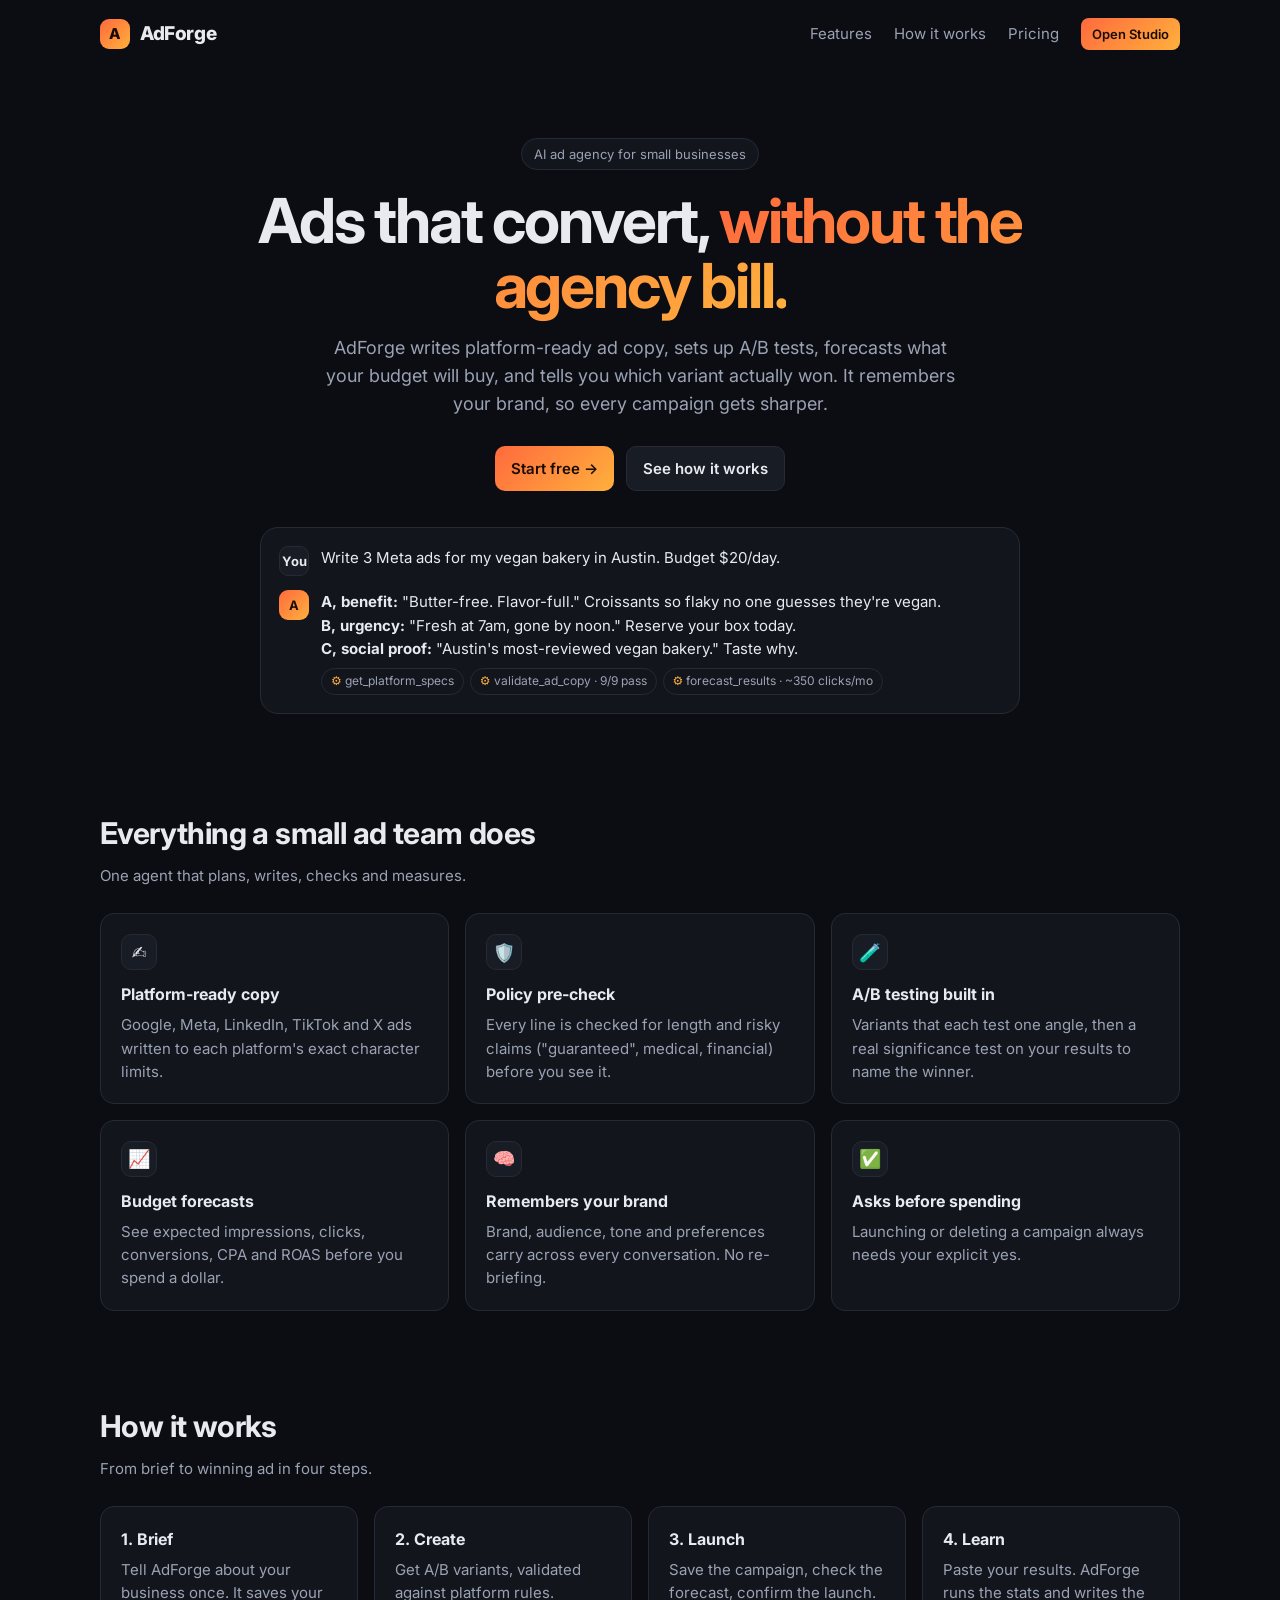
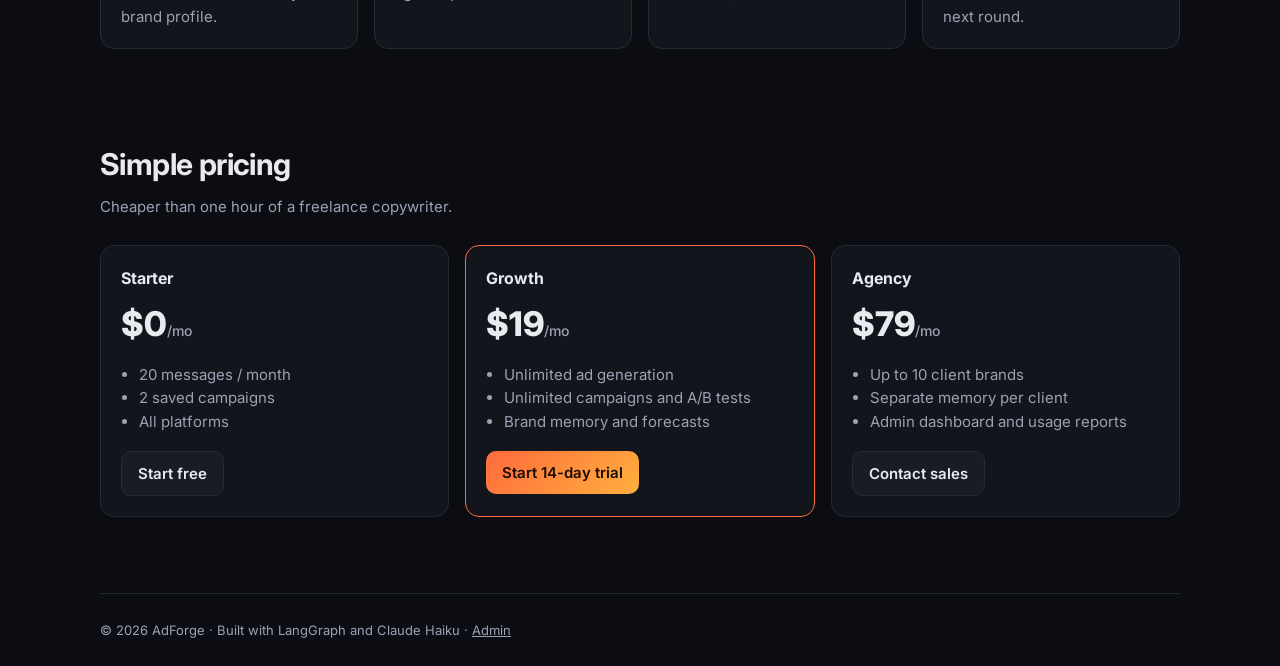
<file: web/index.html>
<!doctype html>
<html lang="en">
<head>
<meta charset="utf-8"><meta name="viewport" content="width=device-width,initial-scale=1">
<title>AdForge — your AI ad agency</title>
<meta name="description" content="AdForge writes ad copy, builds A/B tests, forecasts budgets and reads your results, for small businesses.">
<link rel="preconnect" href="https://fonts.googleapis.com"><link href="https://fonts.googleapis.com/css2?family=Inter:wght@400;500;600;700;800&display=swap" rel="stylesheet">
<link rel="stylesheet" href="assets/style.css">
</head>
<body>
<div class="container">
  <nav class="nav">
    <a class="logo" href="/"><i>A</i>AdForge</a>
    <div class="nav-links">
      <a href="#features">Features</a><a href="#how">How it works</a><a href="#pricing">Pricing</a>
      <a class="btn primary sm" href="studio.html">Open Studio</a>
    </div>
  </nav>

  <header class="hero">
    <span class="pill">AI ad agency for small businesses</span>
    <h1>Ads that convert, <span>without the agency bill.</span></h1>
    <p class="lead">AdForge writes platform-ready ad copy, sets up A/B tests, forecasts what your budget will buy, and tells you which variant actually won. It remembers your brand, so every campaign gets sharper.</p>
    <div class="cta-row">
      <a class="btn primary" href="studio.html">Start free →</a>
      <a class="btn" href="#how">See how it works</a>
    </div>
    <div class="demo">
      <div class="msg user"><div class="av">You</div><div class="bubble">Write 3 Meta ads for my vegan bakery in Austin. Budget $20/day.</div></div>
      <div style="height:14px"></div>
      <div class="msg bot"><div class="av">A</div><div class="bubble">
        <b>A, benefit:</b> "Butter-free. Flavor-full." Croissants so flaky no one guesses they're vegan.<br>
        <b>B, urgency:</b> "Fresh at 7am, gone by noon." Reserve your box today.<br>
        <b>C, social proof:</b> "Austin's most-reviewed vegan bakery." Taste why.
        <div class="chips"><span class="chip tool">get_platform_specs</span><span class="chip tool">validate_ad_copy · 9/9 pass</span><span class="chip tool">forecast_results · ~350 clicks/mo</span></div>
      </div></div>
    </div>
  </header>

  <section id="features">
    <h2>Everything a small ad team does</h2>
    <p class="sub">One agent that plans, writes, checks and measures.</p>
    <div class="grid g3">
      <div class="card"><div class="ico">✍️</div><h3>Platform-ready copy</h3><p>Google, Meta, LinkedIn, TikTok and X ads written to each platform's exact character limits.</p></div>
      <div class="card"><div class="ico">🛡️</div><h3>Policy pre-check</h3><p>Every line is checked for length and risky claims ("guaranteed", medical, financial) before you see it.</p></div>
      <div class="card"><div class="ico">🧪</div><h3>A/B testing built in</h3><p>Variants that each test one angle, then a real significance test on your results to name the winner.</p></div>
      <div class="card"><div class="ico">📈</div><h3>Budget forecasts</h3><p>See expected impressions, clicks, conversions, CPA and ROAS before you spend a dollar.</p></div>
      <div class="card"><div class="ico">🧠</div><h3>Remembers your brand</h3><p>Brand, audience, tone and preferences carry across every conversation. No re-briefing.</p></div>
      <div class="card"><div class="ico">✅</div><h3>Asks before spending</h3><p>Launching or deleting a campaign always needs your explicit yes.</p></div>
    </div>
  </section>

  <section id="how">
    <h2>How it works</h2>
    <p class="sub">From brief to winning ad in four steps.</p>
    <div class="grid g4">
      <div class="card"><h3>1. Brief</h3><p>Tell AdForge about your business once. It saves your brand profile.</p></div>
      <div class="card"><h3>2. Create</h3><p>Get A/B variants, validated against platform rules.</p></div>
      <div class="card"><h3>3. Launch</h3><p>Save the campaign, check the forecast, confirm the launch.</p></div>
      <div class="card"><h3>4. Learn</h3><p>Paste your results. AdForge runs the stats and writes the next round.</p></div>
    </div>
  </section>

  <section id="pricing">
    <h2>Simple pricing</h2>
    <p class="sub">Cheaper than one hour of a freelance copywriter.</p>
    <div class="grid g3">
      <div class="card"><h3>Starter</h3><div class="price">$0<small>/mo</small></div><ul><li>20 messages / month</li><li>2 saved campaigns</li><li>All platforms</li></ul><a class="btn" href="studio.html">Start free</a></div>
      <div class="card feat"><h3>Growth</h3><div class="price">$19<small>/mo</small></div><ul><li>Unlimited ad generation</li><li>Unlimited campaigns and A/B tests</li><li>Brand memory and forecasts</li></ul><a class="btn primary" href="studio.html">Start 14-day trial</a></div>
      <div class="card"><h3>Agency</h3><div class="price">$79<small>/mo</small></div><ul><li>Up to 10 client brands</li><li>Separate memory per client</li><li>Admin dashboard and usage reports</li></ul><a class="btn" href="mailto:hello@adforge.example">Contact sales</a></div>
    </div>
  </section>

  <footer class="footer">© 2026 AdForge · Built with LangGraph and Claude Haiku · <a href="admin.html">Admin</a></footer>
</div>
</body>
</html>
</file>
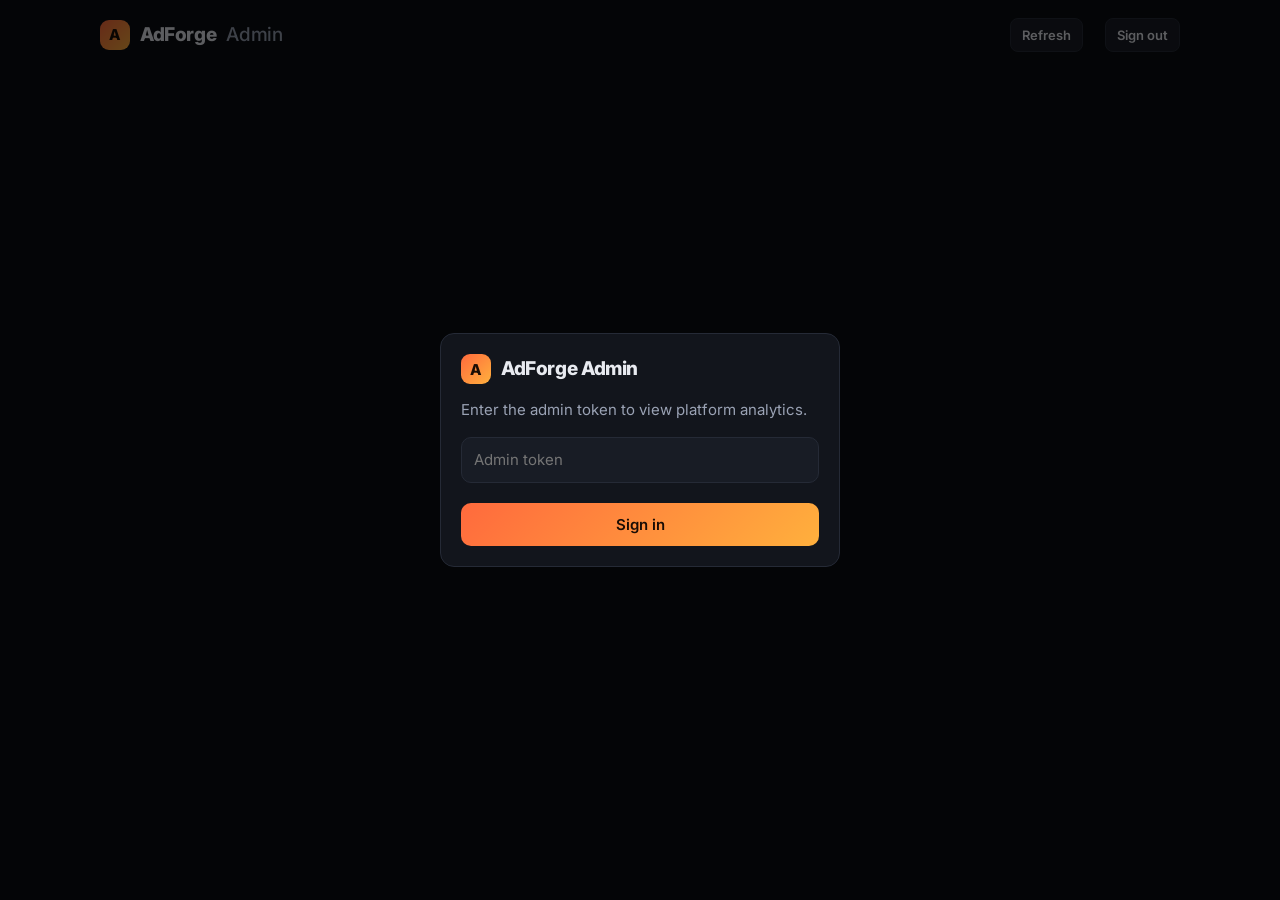
<file: web/admin.html>
<!doctype html>
<html lang="en">
<head>
<meta charset="utf-8"><meta name="viewport" content="width=device-width,initial-scale=1">
<title>AdForge Admin</title>
<link rel="preconnect" href="https://fonts.googleapis.com"><link href="https://fonts.googleapis.com/css2?family=Inter:wght@400;500;600;700;800&display=swap" rel="stylesheet">
<link rel="stylesheet" href="assets/style.css">
<script src="assets/config.js"></script>
</head>
<body>
<div class="container">
  <nav class="nav">
    <a class="logo" href="index.html"><i>A</i>AdForge <span class="muted" style="font-weight:500">Admin</span></a>
    <div class="nav-links"><span class="muted small" id="updated"></span><button class="btn sm" id="reload">Refresh</button><button class="btn sm" id="logout">Sign out</button></div>
  </nav>

  <div id="dash" style="display:none">
    <div class="grid g4" id="kpis"></div>
    <div style="height:16px"></div>
    <div class="grid g2">
      <div class="card"><div class="label">Messages per day (14 days)</div><div class="bars" id="daily"></div><div style="height:22px"></div></div>
      <div class="card"><div class="label">Tool usage</div><div id="tools"></div></div>
    </div>
    <div style="height:16px"></div>
    <div class="grid g2">
      <div class="card"><div class="label">Users</div><div class="scroll"><table class="t" id="users"></table></div></div>
      <div class="card"><div class="label">Campaigns (all users)</div><div class="scroll"><table class="t" id="camps"></table></div></div>
    </div>
    <div style="height:16px"></div>
    <div class="card"><div class="label">Recent conversations</div><div class="scroll"><table class="t" id="recent"></table></div></div>
    <div style="height:16px"></div>
    <div class="card" id="detail" style="display:none"></div>
  </div>
</div>

<div class="modal" id="login" style="display:none">
  <form class="card" id="loginForm">
    <a class="logo"><i>A</i>AdForge Admin</a>
    <p style="margin:14px 0 16px">Enter the admin token to view platform analytics.</p>
    <input class="field" id="tok" type="password" placeholder="Admin token" required autocomplete="current-password">
    <p class="small" id="err" style="color:var(--bad);margin:8px 0 0"></p>
    <div style="height:12px"></div>
    <button class="btn primary" style="width:100%;justify-content:center">Sign in</button>
  </form>
</div>

<script>
const API = window.ADFORGE_API;
const $ = (s) => document.querySelector(s);
const esc = (s) => String(s ?? "").replace(/[&<>"']/g, c => ({"&":"&amp;","<":"&lt;",">":"&gt;",'"':"&quot;","'":"&#39;"}[c]));
const fmt = (n) => Number(n || 0).toLocaleString();
const ago = (iso) => { const s = (Date.now() - new Date(iso)) / 1000; return s < 60 ? "just now" : s < 3600 ? Math.round(s/60) + "m ago" : s < 86400 ? Math.round(s/3600) + "h ago" : Math.round(s/86400) + "d ago"; };
let TOKEN = sessionStorage.getItem("adforge_admin");

async function get(path){
  const r = await fetch(API + path, { headers: { "X-Admin-Token": TOKEN } });
  if (r.status === 401) throw new Error("auth");
  return r.json();
}

async function load(){
  let d;
  try { d = await get("/admin/overview"); }
  catch (e) { sessionStorage.removeItem("adforge_admin"); $("#err").textContent = e.message === "auth" ? "Wrong token." : "Can't reach the API."; $("#login").style.display = "grid"; return; }
  $("#login").style.display = "none"; $("#dash").style.display = "block";
  $("#updated").textContent = "Updated " + new Date().toLocaleTimeString();
  const k = d.kpis;
  const kp = [["Users", fmt(k.users)], ["Conversations", fmt(k.threads)], ["Messages", fmt(k.messages)], ["Campaigns", `${fmt(k.campaigns)} <small class="muted" style="font-size:13px">(${k.active_campaigns} live)</small>`],
    ["Tokens in / out", `${fmt(k.tokens_in)} / ${fmt(k.tokens_out)}`], ["Est. model cost", "$" + k.est_cost_usd.toFixed(4)], ["Avg latency", (k.avg_latency_ms / 1000).toFixed(2) + "s"], ["Safety blocks / errors", `${fmt(k.blocked)} / ${fmt(k.errors)}`]];
  $("#kpis").innerHTML = kp.map(([a, b]) => `<div class="card kpi"><div class="k">${a}</div><div class="v">${b}</div></div>`).join("");

  const max = Math.max(1, ...d.daily.map(x => x.messages));
  $("#daily").innerHTML = d.daily.length ? d.daily.map(x => `<div class="b" style="height:${(x.messages / max) * 100}%" title="${x.day}: ${x.messages} messages"><span>${x.day.slice(5)}</span></div>`).join("") : `<p class="muted">No traffic yet.</p>`;
  const tmax = Math.max(1, ...d.tools.map(x => x.n));
  $("#tools").innerHTML = d.tools.length ? d.tools.map(x => `<div class="hbar"><span class="n">${esc(x.name)}</span><span class="track"><span class="fill" style="display:block;width:${x.n / tmax * 100}%"></span></span><span>${x.n}</span></div>`).join("") : `<p class="muted">No tool calls yet.</p>`;

  $("#users").innerHTML = `<tr><th>User</th><th>Msgs</th><th>Chats</th><th>Campaigns</th><th>Tokens</th><th>Last seen</th></tr>` +
    d.users.map(u => `<tr class="click" data-u="${esc(u.user_id)}"><td>${esc(u.user_id)}</td><td>${u.messages}</td><td>${u.threads}</td><td>${u.campaigns}</td><td>${fmt(u.tokens)}</td><td>${ago(u.last_seen)}</td></tr>`).join("");
  document.querySelectorAll("#users tr.click").forEach(tr => tr.onclick = () => user(tr.dataset.u));

  $("#camps").innerHTML = `<tr><th>#</th><th>User</th><th>Name</th><th>Platform</th><th>Budget</th><th>Status</th><th>A/B</th></tr>` +
    d.campaigns.map(c => `<tr><td>${c.id}</td><td>${esc(c.user_id)}</td><td>${esc(c.name)}</td><td>${esc(c.platform)}</td><td>$${c.daily_budget}/d</td><td><span class="status ${esc(c.status)}">${esc(c.status)}</span></td><td>${c.ab_result ? esc(c.ab_result.winner) : "—"}</td></tr>`).join("");

  $("#recent").innerHTML = `<tr><th>When</th><th>User / thread</th><th>Message</th><th>Reply</th><th>Tools</th><th>Tokens</th><th>Latency</th></tr>` +
    d.recent.map(r => `<tr><td>${ago(r.created_at)}</td><td>${esc(r.user_id)}<br><span class="muted small">${esc(r.thread_id)}</span></td>
      <td class="trunc" title="${esc(r.message)}">${esc(r.message)}</td><td class="trunc" title="${esc(r.reply)}">${r.blocked ? '<span class="tag bad">blocked</span>' : ""}${r.error ? '<span class="tag bad">error</span>' : ""}${esc(r.reply)}</td>
      <td>${(r.tool_calls || []).map(t => `<span class="tag">${esc(t.name)}</span>`).join("")}</td><td>${r.tokens_in}/${r.tokens_out}</td><td>${(r.latency_ms / 1000).toFixed(1)}s</td></tr>`).join("");
}

async function user(id){
  const d = await get(`/admin/users/${encodeURIComponent(id)}`);
  const el = $("#detail"); el.style.display = "block";
  el.innerHTML = `<div class="label">User detail: ${esc(id)}</div>
    <div class="grid g2"><div><b>Long-term memory</b><pre class="small" style="white-space:pre-wrap;background:var(--panel2);padding:12px;border-radius:10px">${esc(JSON.stringify(d.profile, null, 2))}</pre></div>
    <div><b>Threads</b>${d.threads.map(t => `<div class="small" style="margin:6px 0">${esc(t.thread_id)} · ${t.turns} turns · <span class="muted">${esc(t.first_message)}</span></div>`).join("") || '<p class="muted">None</p>'}</div></div>`;
  el.scrollIntoView({ behavior: "smooth" });
}

$("#loginForm").onsubmit = (e) => { e.preventDefault(); TOKEN = $("#tok").value; sessionStorage.setItem("adforge_admin", TOKEN); load(); };
$("#reload").onclick = load;
$("#logout").onclick = () => { sessionStorage.removeItem("adforge_admin"); location.reload(); };
TOKEN ? load() : ($("#login").style.display = "grid");
</script>
</body>
</html>
</file>
<file: web/assets/style.css>
:root{
  --bg:#0b0d12;--panel:#12151c;--panel2:#181c25;--line:#252a36;--text:#e8eaf0;--muted:#9aa2b4;
  --brand:#ff6a3d;--brand2:#ffb03d;--ok:#3ecf8e;--bad:#ff5d6c;--info:#6aa8ff;
  --radius:14px;--font:'Inter',system-ui,-apple-system,Segoe UI,Roboto,sans-serif;
}
*{box-sizing:border-box}
html,body{margin:0;background:var(--bg);color:var(--text);font-family:var(--font);font-size:15px;line-height:1.55}
a{color:inherit}
button,input,textarea,select{font:inherit;color:inherit}
.container{max-width:1120px;margin:0 auto;padding:0 20px}
.nav{display:flex;align-items:center;justify-content:space-between;padding:18px 0}
.logo{display:flex;align-items:center;gap:10px;font-weight:800;font-size:19px;letter-spacing:-.02em;text-decoration:none}
.logo i{width:30px;height:30px;border-radius:9px;background:linear-gradient(135deg,var(--brand),var(--brand2));display:grid;place-items:center;font-style:normal;color:#1a0d05;font-size:15px}
.nav-links{display:flex;gap:22px;align-items:center}
.nav-links a{text-decoration:none;color:var(--muted)}
.nav-links a:hover{color:var(--text)}
.btn{display:inline-flex;align-items:center;gap:8px;border:1px solid var(--line);background:var(--panel2);padding:10px 16px;border-radius:10px;cursor:pointer;text-decoration:none;font-weight:600;transition:.15s}
.btn:hover{border-color:#3a4152}
.btn.primary{background:linear-gradient(135deg,var(--brand),var(--brand2));color:#1a0d05;border:0}
.btn.primary:hover{filter:brightness(1.07)}
.btn.sm{padding:6px 11px;font-size:13px;border-radius:8px}
.btn:disabled{opacity:.5;cursor:not-allowed}
.hero{padding:70px 0 50px;text-align:center}
.pill{display:inline-block;border:1px solid var(--line);background:var(--panel);padding:5px 12px;border-radius:99px;color:var(--muted);font-size:13px}
h1{font-size:clamp(34px,6vw,62px);line-height:1.05;letter-spacing:-.035em;margin:18px auto 16px;max-width:860px}
h1 span{background:linear-gradient(135deg,var(--brand),var(--brand2));-webkit-background-clip:text;background-clip:text;color:transparent}
.lead{color:var(--muted);font-size:18px;max-width:640px;margin:0 auto 28px}
.cta-row{display:flex;gap:12px;justify-content:center;flex-wrap:wrap}
.grid{display:grid;gap:16px}
.g3{grid-template-columns:repeat(3,1fr)}.g4{grid-template-columns:repeat(4,1fr)}.g2{grid-template-columns:repeat(2,1fr)}
@media(max-width:860px){.g3,.g4,.g2{grid-template-columns:1fr}}
.card{background:var(--panel);border:1px solid var(--line);border-radius:var(--radius);padding:20px}
.card h3{margin:0 0 6px;font-size:16px}
.card p{margin:0;color:var(--muted)}
.ico{width:36px;height:36px;border-radius:10px;background:var(--panel2);border:1px solid var(--line);display:grid;place-items:center;margin-bottom:12px;font-size:18px}
section{padding:46px 0}
h2{font-size:30px;letter-spacing:-.02em;margin:0 0 8px}
.sub{color:var(--muted);margin:0 0 26px}
.price{font-size:34px;font-weight:800;margin:8px 0}
.price small{font-size:14px;color:var(--muted);font-weight:500}
.card ul{padding-left:18px;color:var(--muted);margin:12px 0 18px}
.card.feat{border-color:var(--brand)}
.demo{background:var(--panel);border:1px solid var(--line);border-radius:18px;padding:18px;max-width:760px;margin:36px auto 0;text-align:left}
.footer{border-top:1px solid var(--line);padding:26px 0;color:var(--muted);font-size:13px;margin-top:30px}

/* ---------- app layout ---------- */
.app{display:grid;grid-template-columns:250px 1fr 320px;height:100vh}
@media(max-width:1100px){.app{grid-template-columns:220px 1fr}.side-r{display:none}}
@media(max-width:720px){.app{grid-template-columns:1fr}.side-l{display:none}}
.side-l,.side-r{background:var(--panel);border-right:1px solid var(--line);display:flex;flex-direction:column;min-height:0}
.side-r{border-right:0;border-left:1px solid var(--line);overflow:auto;padding:16px}
.side-l .top{padding:16px;border-bottom:1px solid var(--line);display:flex;flex-direction:column;gap:12px}
.threads{overflow:auto;padding:8px;flex:1}
.thread{padding:9px 10px;border-radius:9px;cursor:pointer;color:var(--muted);font-size:13.5px;white-space:nowrap;overflow:hidden;text-overflow:ellipsis}
.thread:hover{background:var(--panel2);color:var(--text)}
.thread.active{background:var(--panel2);color:var(--text);border:1px solid var(--line)}
.me{padding:12px 16px;border-top:1px solid var(--line);font-size:13px;color:var(--muted);display:flex;justify-content:space-between;align-items:center}
.main{display:flex;flex-direction:column;min-height:0}
.msgs{flex:1;overflow:auto;padding:26px 0}
.msgs .inner{max-width:780px;margin:0 auto;padding:0 20px;display:flex;flex-direction:column;gap:18px}
.msg{display:flex;gap:12px}
.msg .av{width:30px;height:30px;border-radius:9px;flex:none;display:grid;place-items:center;font-size:13px;font-weight:700}
.msg.user .av{background:var(--panel2);border:1px solid var(--line)}
.msg.bot .av{background:linear-gradient(135deg,var(--brand),var(--brand2));color:#1a0d05}
.bubble{min-width:0;flex:1}
.bubble .content{overflow-wrap:anywhere}
.bubble .content p{margin:0 0 10px}
.bubble .content h1,.bubble .content h2,.bubble .content h3{font-size:16px;margin:14px 0 6px;letter-spacing:0}
.bubble .content ul,.bubble .content ol{margin:0 0 10px;padding-left:22px}
.bubble .content table{border-collapse:collapse;margin:8px 0;font-size:13.5px}
.bubble .content td,.bubble .content th{border:1px solid var(--line);padding:5px 9px}
.bubble .content code{background:var(--panel2);padding:1px 5px;border-radius:5px;font-size:13px}
.chips{display:flex;flex-wrap:wrap;gap:6px;margin-top:8px}
.chip{font-size:12px;border:1px solid var(--line);background:var(--panel);border-radius:99px;padding:3px 9px;color:var(--muted)}
.chip.tool::before{content:"⚙ ";color:var(--brand2)}
.composer{border-top:1px solid var(--line);padding:14px 20px 18px}
.composer .box{max-width:780px;margin:0 auto;display:flex;gap:10px;background:var(--panel);border:1px solid var(--line);border-radius:14px;padding:8px}
.composer textarea{flex:1;background:transparent;border:0;outline:0;resize:none;padding:8px;min-height:24px;max-height:180px}
.suggest{max-width:780px;margin:0 auto 10px;display:flex;flex-wrap:wrap;gap:8px}
.suggest button{font-size:13px;border:1px solid var(--line);background:var(--panel);border-radius:99px;padding:6px 12px;cursor:pointer;color:var(--muted)}
.suggest button:hover{color:var(--text);border-color:#3a4152}
.empty{text-align:center;color:var(--muted);padding:60px 20px}
.empty h2{color:var(--text)}
.typing span{display:inline-block;width:7px;height:7px;border-radius:50%;background:var(--muted);margin-right:4px;animation:b 1s infinite}
.typing span:nth-child(2){animation-delay:.15s}.typing span:nth-child(3){animation-delay:.3s}
@keyframes b{0%,80%,100%{opacity:.25}40%{opacity:1}}
.label{font-size:11.5px;text-transform:uppercase;letter-spacing:.08em;color:var(--muted);margin:4px 0 10px;font-weight:600}
.kv{font-size:13.5px;display:grid;grid-template-columns:110px 1fr;gap:6px 10px;margin-bottom:20px}
.kv div:nth-child(odd){color:var(--muted)}
.camp{border:1px solid var(--line);border-radius:12px;padding:12px;margin-bottom:10px;background:var(--panel2)}
.camp .t{font-weight:600;display:flex;justify-content:space-between;gap:8px}
.status{font-size:11px;padding:2px 8px;border-radius:99px;border:1px solid var(--line);text-transform:uppercase;letter-spacing:.05em}
.status.active{color:var(--ok);border-color:#1f6e4d}.status.draft{color:var(--brand2)}.status.paused{color:var(--muted)}
.muted{color:var(--muted)}
.small{font-size:12.5px}
input.field,select.field{width:100%;background:var(--panel2);border:1px solid var(--line);border-radius:10px;padding:10px 12px;outline:0}
input.field:focus{border-color:var(--brand)}
.modal{position:fixed;inset:0;background:rgba(0,0,0,.6);display:grid;place-items:center;z-index:9;padding:16px}
.modal .card{width:100%;max-width:400px}

/* ---------- admin ---------- */
.kpi .v{font-size:28px;font-weight:800;letter-spacing:-.02em}
.kpi .k{color:var(--muted);font-size:13px}
table.t{width:100%;border-collapse:collapse;font-size:13.5px}
table.t th{text-align:left;color:var(--muted);font-weight:600;font-size:12px;text-transform:uppercase;letter-spacing:.05em;padding:8px 10px;border-bottom:1px solid var(--line)}
table.t td{padding:9px 10px;border-bottom:1px solid var(--line);vertical-align:top}
table.t tr.click{cursor:pointer}table.t tr.click:hover td{background:var(--panel2)}
.scroll{overflow:auto;max-height:460px}
.bars{display:flex;align-items:flex-end;gap:6px;height:140px;padding-top:10px}
.bars .b{flex:1;background:linear-gradient(180deg,var(--brand2),var(--brand));border-radius:6px 6px 0 0;min-height:2px;position:relative}
.bars .b span{position:absolute;bottom:-20px;left:50%;transform:translateX(-50%);font-size:10.5px;color:var(--muted);white-space:nowrap}
.hbar{display:flex;align-items:center;gap:10px;font-size:13px;margin:7px 0}
.hbar .n{width:150px;color:var(--muted);overflow:hidden;text-overflow:ellipsis;white-space:nowrap}
.hbar .track{flex:1;background:var(--panel2);border-radius:99px;height:9px;overflow:hidden}
.hbar .fill{height:100%;background:var(--brand)}
.tag{font-size:11px;padding:1px 7px;border-radius:99px;background:var(--panel2);border:1px solid var(--line);color:var(--muted);margin-right:4px;display:inline-block;margin-bottom:2px}
.tag.bad{color:var(--bad);border-color:#6e1f2a}
.trunc{max-width:340px;overflow:hidden;text-overflow:ellipsis;white-space:nowrap}
</file>
